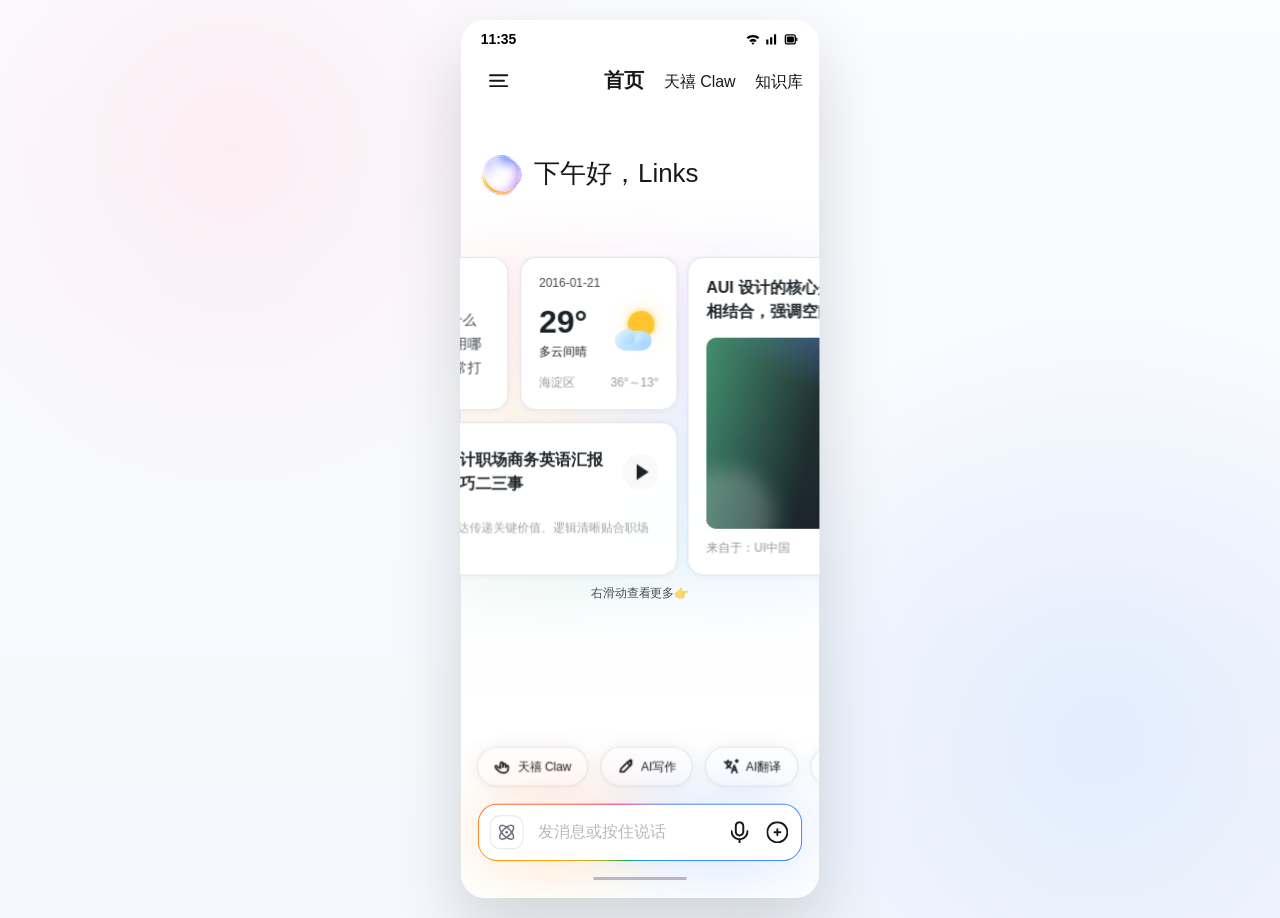
<file: docs/tianxi-card-motion/index.html>
<!DOCTYPE html>
<html lang="zh-CN">
  <head>
    <meta charset="UTF-8" />
    <meta name="viewport" content="width=device-width, initial-scale=1.0, viewport-fit=cover" />
    <meta name="theme-color" content="#ffffff" />
    <meta name="color-scheme" content="light" />
    <meta name="mobile-web-app-capable" content="yes" />
    <meta name="apple-mobile-web-app-capable" content="yes" />
    <meta name="apple-mobile-web-app-status-bar-style" content="default" />
    <meta name="apple-mobile-web-app-title" content="天禧" />
    <title>天禧 · 卡片生成动效</title>
    <link rel="manifest" href="./manifest.webmanifest" />
    <link rel="icon" href="./app-icon.svg" type="image/svg+xml" />
    <link rel="apple-touch-icon" href="./app-icon.svg" />
    <link rel="stylesheet" href="./styles.css?v=45" />
  </head>
  <body>
    <main class="demo-shell">
      <section class="phone" aria-label="天禧首页卡片生成动效">
        <div class="ambient-light ambient-light--hero" aria-hidden="true"></div>
        <div class="ambient-light ambient-light--dock" aria-hidden="true"></div>

        <header class="status-bar" aria-hidden="true">
          <span class="status-bar__time">11:35</span>
          <span class="status-bar__icons">
            <svg viewBox="0 0 18 18" aria-hidden="true">
              <path d="M2.2 6.7A10.5 10.5 0 0 1 15.8 6.7L14.1 8.6A7.9 7.9 0 0 0 3.9 8.6L2.2 6.7Z" />
              <path d="M5.1 10A5.8 5.8 0 0 1 12.9 10L11.1 12A3.2 3.2 0 0 0 6.9 12L5.1 10Z" />
              <path d="M8.9 14.8L7.4 13.1A2.2 2.2 0 0 1 10.6 13.1L9.1 14.8H8.9Z" />
            </svg>
            <svg viewBox="0 0 18 18" aria-hidden="true">
              <path d="M3 14.4H5.3V9.2H3V14.4Z" />
              <path d="M7.1 14.4H9.4V6.7H7.1V14.4Z" />
              <path d="M11.2 14.4H13.5V3.5H11.2V14.4Z" />
            </svg>
            <svg viewBox="0 0 18 18" aria-hidden="true">
              <rect x="3.2" y="4.2" width="10.6" height="9.6" rx="2" fill="none" stroke="currentColor" stroke-width="1.4" />
              <path d="M14.7 7.3H16V10.7H14.7V7.3Z" />
              <rect x="4.7" y="5.8" width="7.6" height="6.4" rx="1.2" />
            </svg>
          </span>
        </header>

        <nav class="top-nav" aria-label="主导航">
          <button class="icon-button" type="button" aria-label="打开侧边栏">
            <svg viewBox="0 0 24 24" aria-hidden="true">
              <path d="M4 7H20" />
              <path d="M4 12H17" />
              <path d="M4 17H20" />
            </svg>
          </button>
          <div class="nav-tabs" aria-label="栏目">
            <button class="nav-tab nav-tab--active" type="button">首页</button>
            <button class="nav-tab" type="button">天禧 Claw</button>
            <button class="nav-tab" type="button">知识库</button>
          </div>
        </nav>

        <section class="greeting" aria-label="问候">
          <span class="greeting__logo" aria-hidden="true">
            <img src="./tianxi-logo.svg" alt="" />
          </span>
          <h1>下午好，Links</h1>
        </section>

        <section class="card-stage" aria-label="推荐内容卡片">
          <div class="card-stage__wash" aria-hidden="true"></div>
          <div class="card-layer" id="cardLayer" aria-live="polite"></div>
        </section>

        <p class="card-scroll-hint" aria-hidden="true">右滑动查看更多👉</p>

        <section class="quick-actions" aria-label="快捷功能">
          <button class="quick-pill" type="button">
            <svg viewBox="0 0 20 20" aria-hidden="true" class="icon-claw">
              <path d="M3.6 9.1C2.8 8.7 2.1 9 1.8 9.8C1.4 10.8 2.3 12 3.7 13.2L5.9 15.1C7.1 16.2 8.6 16.8 10.2 16.8H11.3C14.1 16.8 16.3 14.6 16.3 11.9V10.2C16.3 9.3 15.6 8.7 14.8 8.7C14.1 8.7 13.5 9.2 13.4 9.9" />
              <path d="M13.4 10.7V8.4C13.4 7.5 12.7 6.8 11.9 6.8C11.1 6.8 10.5 7.5 10.5 8.4V10.1" />
              <path d="M10.5 10.4V6.8C10.5 5.9 9.8 5.2 8.9 5.2C8 5.2 7.4 5.9 7.4 6.8V11.7" />
              <path d="M7.4 11.6C6.6 10.7 5.5 10.4 4.5 10.9" />
            </svg>
            <span>天禧 Claw</span>
          </button>
          <button class="quick-pill" type="button">
            <svg viewBox="0 0 20 20" aria-hidden="true" class="icon-write">
              <path d="M3.5 15.8L4.3 12.3L12.1 4.5C12.9 3.7 14.2 3.7 15 4.5L15.5 5C16.3 5.8 16.3 7.1 15.5 7.9L7.7 15.7L3.5 15.8Z" />
              <path d="M11.2 5.5L14.5 8.8" />
              <path d="M14.7 3.1L15.1 2.2L15.5 3.1L16.4 3.5L15.5 3.9L15.1 4.8L14.7 3.9L13.8 3.5L14.7 3.1Z" />
            </svg>
            <span>AI写作</span>
          </button>
          <button class="quick-pill" type="button">
            <svg viewBox="0 0 20 20" aria-hidden="true">
              <path d="M3.3 5.1H10.8" />
              <path d="M7 3.1V5.1" />
              <path d="M5 5.4C5.7 8 7.5 10.1 10.1 11.4" />
              <path d="M10.5 5.4C9.8 8 8.1 10.2 5.3 11.6" />
              <path d="M11.2 16.6L14.1 8.5L17 16.6" />
              <path d="M12.2 13.9H16" />
              <path d="M16.4 3.3L16.8 2.4L17.2 3.3L18.1 3.7L17.2 4.1L16.8 5L16.4 4.1L15.5 3.7L16.4 3.3Z" />
            </svg>
            <span>AI翻译</span>
          </button>
          <button class="quick-pill" type="button">
            <svg viewBox="0 0 20 20" aria-hidden="true">
              <path d="M10 3.2L11.4 7.6L15.8 9L11.4 10.4L10 14.8L8.6 10.4L4.2 9L8.6 7.6L10 3.2Z" />
            </svg>
            <span>AI操控</span>
          </button>
          <button class="quick-pill" type="button">
            <svg viewBox="0 0 20 20" aria-hidden="true">
              <path d="M4.7 7.2V12.7" />
              <path d="M7.2 5.2V14.8" />
              <path d="M9.7 8.1V11.9" />
              <path d="M12.2 4.5V15.5" />
              <path d="M15.2 7.2V12.7" />
            </svg>
            <span>AI妙记</span>
          </button>
          <button class="quick-pill" type="button">
            <svg viewBox="0 0 20 20" aria-hidden="true">
              <rect x="3.8" y="5" width="12.4" height="10" rx="2.1" />
              <path d="M7.2 8.4C6.2 8.4 5.6 9.1 5.6 10C5.6 10.9 6.2 11.6 7.2 11.6" />
              <path d="M12.8 8.4C11.8 8.4 11.2 9.1 11.2 10C11.2 10.9 11.8 11.6 12.8 11.6" />
            </svg>
            <span>同声传译</span>
          </button>
          <button class="quick-pill" type="button">
            <svg viewBox="0 0 20 20" aria-hidden="true">
              <rect x="4.2" y="4.2" width="4.5" height="4.5" rx="0.8" />
              <rect x="11.3" y="4.2" width="4.5" height="4.5" rx="0.8" />
              <rect x="4.2" y="11.3" width="4.5" height="4.5" rx="0.8" />
              <rect x="11.3" y="11.3" width="4.5" height="4.5" rx="0.8" />
            </svg>
            <span>全部</span>
          </button>
        </section>

        <form class="composer" id="composer" aria-label="输入消息">
          <span class="composer__glow" aria-hidden="true"></span>
          <button class="composer__model" type="button" aria-label="选择模型">
            <img src="./assets/icon-ds.svg" alt="" />
          </button>
          <label class="sr-only" for="messageInput">发消息或按住说话</label>
          <input id="messageInput" type="text" placeholder="发消息或按住说话" autocomplete="off" />
          <button class="composer__icon composer__icon--mic" type="button" aria-label="语音输入">
            <img src="./assets/icon-mic.svg" alt="" />
          </button>
          <button class="composer__icon composer__icon--add" type="button" aria-label="添加内容">
            <img src="./assets/icon-add.svg" alt="" />
          </button>
          <button class="composer__icon composer__icon--send" type="submit" aria-label="发送消息">
            <span aria-hidden="true"></span>
          </button>
        </form>

        <section class="voice-capture" id="voiceCapture" aria-live="polite" aria-hidden="true">
          <img class="voice-capture__bg" src="./assets/voice-bg.svg" alt="" aria-hidden="true" />
          <p class="voice-capture__hint">松开发送/上滑取消</p>
          <div class="voice-capture__bar" aria-label="正在收音">
            <div class="voice-wave" aria-hidden="true">
              <span class="voice-wave__bar"></span>
              <span class="voice-wave__bar"></span>
              <span class="voice-wave__bar"></span>
              <span class="voice-wave__bar"></span>
              <span class="voice-wave__bar"></span>
              <span class="voice-wave__bar"></span>
              <span class="voice-wave__bar"></span>
              <span class="voice-wave__bar"></span>
              <span class="voice-wave__bar"></span>
              <span class="voice-wave__bar"></span>
              <span class="voice-wave__bar"></span>
              <span class="voice-wave__bar"></span>
              <span class="voice-wave__bar"></span>
              <span class="voice-wave__bar"></span>
              <span class="voice-wave__bar"></span>
              <span class="voice-wave__bar"></span>
              <span class="voice-wave__bar"></span>
              <span class="voice-wave__bar"></span>
              <span class="voice-wave__bar"></span>
              <span class="voice-wave__bar"></span>
              <span class="voice-wave__bar"></span>
              <span class="voice-wave__bar"></span>
              <span class="voice-wave__bar"></span>
              <span class="voice-wave__bar"></span>
            </div>
          </div>
        </section>

        <section class="result-view" id="resultView" aria-label="AI 对话结果" aria-hidden="true">
          <header class="result-nav">
            <button class="result-back" id="resultBack" type="button" aria-label="返回首页">
              <svg viewBox="0 0 24 24" aria-hidden="true">
                <path d="M15 5L8 12L15 19" />
              </svg>
              <span>AI 对话</span>
            </button>
            <div class="result-tools" aria-hidden="true">
              <img src="./assets/result-top-tools.svg" alt="" />
            </div>
          </header>
          <div class="result-scroll">
            <p class="result-question" id="resultQuestion">Claude code的本地化部署</p>
            <div class="result-answer">
              <div class="result-answer__meta">
                <span class="result-answer__orb" aria-hidden="true"></span>
                <span>由天禧（快思考，搜索增强）为你解答</span>
              </div>
              <div class="result-answer__body" id="resultAnswer">
                <p>先给你核心结论：</p>
                <p>Anthropic 官方 Claude 大模型本体没有开源、无法纯本地原生部署；你说的 Claude Code 是官方 CLI/IDE 编程客户端工具，本身只是前端交互层，后端必须对接模型服务。</p>
                <ol>
                  <li>对接官方 Claude API（联网、付费、效果最好）</li>
                  <li>对接 Ollama 本地开源代码模型（完全本地离线、免费、无官方模型）（国内用户首选）</li>
                </ol>
                <p>下面给你全平台（Windows/macOS/Linux）保姆级完整部署、配置、踩坑、VSCode 集成全流程。</p>
              </div>
              <p class="result-note">内容由 AI 生成，仅供参考</p>
              <div class="result-actions" aria-hidden="true">
                <button type="button" tabindex="-1">♪</button>
                <button type="button" tabindex="-1">⧉</button>
                <button type="button" tabindex="-1">⌕</button>
                <button type="button" tabindex="-1">↑</button>
                <button type="button" tabindex="-1">↓</button>
                <button type="button" tabindex="-1">↻</button>
              </div>
            </div>
          </div>
        </section>

        <div class="keyboard-sim" aria-hidden="true">
          <div class="keyboard-sim__toolbar">
            <span>S</span><span>☺</span><span>▦</span><span>🎙</span><span>✍</span><span>⌕</span><span>⌄</span>
          </div>
          <div class="keyboard-sim__row">
            <span>Q</span><span>W</span><span>E</span><span>R</span><span>T</span><span>Y</span><span>U</span><span>I</span><span>O</span><span>P</span>
          </div>
          <div class="keyboard-sim__row keyboard-sim__row--middle">
            <span>A</span><span>S</span><span>D</span><span>F</span><span>G</span><span>H</span><span>J</span><span>K</span><span>L</span>
          </div>
          <div class="keyboard-sim__row">
            <span class="keyboard-sim__key-wide">分词</span><span>Z</span><span>X</span><span>C</span><span>V</span><span>B</span><span>N</span><span>M</span><span>⌫</span>
          </div>
          <div class="keyboard-sim__row">
            <span class="keyboard-sim__key-wide">符</span><span>123</span><span>,</span><span class="keyboard-sim__space"> </span><span>。</span><span>中/英</span><span class="keyboard-sim__key-wide">搜索</span>
          </div>
        </div>

        <div class="home-indicator" aria-hidden="true"></div>
      </section>
    </main>

    <script src="./script.js?v=45"></script>
  </body>
</html>
</file>
<file: docs/tianxi-card-motion/styles.css>
:root {
  --phone-width: 360px;
  --phone-height: 882px;
  --ease-out: cubic-bezier(0.22, 1, 0.36, 1);
  --ease-pop: cubic-bezier(0.18, 0.92, 0.28, 1.16);
  --text-strong: #18181b;
  --text-soft: rgba(65, 72, 77, 0.58);
  --line: rgba(0, 0, 0, 0.1);
  --surface: rgba(255, 255, 255, 0.82);
  --shadow-card: 0 10px 26px rgba(17, 0, 147, 0.1);
  --font-ui: "SF Pro Display", "SF Pro Text", "PingFang SC", "Hiragino Sans GB", "Noto Sans SC", "Microsoft YaHei", sans-serif;
}

* {
  box-sizing: border-box;
}

html,
body {
  margin: 0;
  min-height: 100%;
}

body {
  min-height: 100vh;
  min-height: 100dvh;
  overflow: hidden;
  color: var(--text-strong);
  font-family: var(--font-ui);
  background:
    radial-gradient(circle at 18% 16%, rgba(255, 219, 228, 0.42), transparent 28%),
    radial-gradient(circle at 86% 80%, rgba(190, 215, 255, 0.36), transparent 32%),
    linear-gradient(180deg, #fbfcff 0%, #f5f8fc 100%);
}

button,
input {
  font: inherit;
}

button {
  border: 0;
  padding: 0;
  color: inherit;
  background: transparent;
  cursor: pointer;
  -webkit-tap-highlight-color: transparent;
}

button:focus-visible,
input:focus-visible {
  outline: 2px solid rgba(70, 139, 255, 0.7);
  outline-offset: 3px;
}

.demo-shell {
  min-height: 100vh;
  min-height: 100dvh;
  display: grid;
  place-items: center;
  padding: 18px;
}

.phone {
  position: relative;
  width: var(--phone-width);
  height: var(--phone-height);
  overflow: hidden;
  border-radius: 24px;
  background:
    linear-gradient(180deg, #ffffff 0%, #ffffff 26%, rgba(253, 254, 255, 0.96) 50%, #ffffff 82%),
    #ffffff;
  box-shadow: 0 30px 70px rgba(13, 18, 32, 0.16);
  isolation: isolate;
  transform-origin: center center;
}

.phone::after {
  content: "";
  position: absolute;
  left: 0;
  right: 0;
  top: 396px;
  z-index: 2;
  height: 170px;
  border-radius: 0;
  opacity: 0;
  pointer-events: none;
  filter: none;
  backdrop-filter: blur(50px);
  -webkit-backdrop-filter: blur(50px);
  background: rgba(255, 255, 255, 0.01);
  mask-image: linear-gradient(180deg, transparent 0, rgba(0, 0, 0, 0.08) 18px, rgba(0, 0, 0, 0.65) 42px, #000 70px);
  -webkit-mask-image: linear-gradient(180deg, transparent 0, rgba(0, 0, 0, 0.08) 18px, rgba(0, 0, 0, 0.65) 42px, #000 70px);
  transform: translateY(0);
  transition:
    opacity 220ms ease,
    top 260ms var(--ease-out),
    height 260ms var(--ease-out),
    transform 260ms var(--ease-out);
}

.phone.is-typing::after {
  opacity: 1;
  transform: translateY(0);
}

.phone.is-typing.has-composer-text::after {
  top: 356px;
  height: 210px;
}

.ambient-light {
  position: absolute;
  pointer-events: none;
  z-index: 0;
}

.ambient-light--hero {
  left: 50%;
  top: 238px;
  width: 389px;
  height: 336px;
  border-radius: 22px;
  opacity: 0.09;
  filter: blur(36px);
  transform: translateX(-50%);
  background: conic-gradient(
    from 90deg,
    #4786ff,
    #1992ff,
    #00a854,
    #ffa800,
    #ff2563,
    #754eff,
    #4786ff
  );
}

.ambient-light--dock {
  left: 16px;
  right: 16px;
  bottom: 37px;
  height: 60px;
  border-radius: 20px;
  opacity: 0;
  filter: blur(32px);
  background: conic-gradient(
    from 90deg,
    #4786ff,
    #18a7c8,
    #00a854,
    #ffa800,
    #ff2563,
    #7d6efa,
    #4786ff
  );
}

.phone.is-typing .ambient-light--dock {
  opacity: 0;
}

.status-bar {
  position: relative;
  z-index: 2;
  height: 34px;
  display: flex;
  align-items: center;
  justify-content: space-between;
  padding: 9px 20px 5px;
  color: #000000;
}

.status-bar__time {
  font-size: 14px;
  font-weight: 600;
  line-height: 20px;
  letter-spacing: 0;
}

.status-bar__icons {
  display: inline-flex;
  align-items: center;
  gap: 2px;
}

.status-bar__icons svg {
  width: 17px;
  height: 17px;
  fill: currentColor;
  color: #000000;
}

.top-nav {
  position: relative;
  z-index: 2;
  height: 54px;
  display: flex;
  align-items: center;
  justify-content: space-between;
  padding: 0 16px;
}

.icon-button {
  width: 44px;
  height: 44px;
  display: grid;
  place-items: center;
  border-radius: 14px;
}

.icon-button svg {
  width: 26px;
  height: 26px;
  fill: none;
  stroke: #18181b;
  stroke-width: 1.8;
  stroke-linecap: round;
}

.nav-tabs {
  display: flex;
  align-items: baseline;
  gap: 20px;
  white-space: nowrap;
}

.nav-tab {
  min-height: 44px;
  font-size: 16px;
  line-height: 18px;
}

.nav-tab--active {
  font-size: 20px;
  font-weight: 700;
}

.greeting {
  position: relative;
  z-index: 2;
  display: flex;
  align-items: center;
  gap: 8px;
  margin: 42px 16px 0 16px;
}

.greeting__logo {
  position: relative;
  width: 50px;
  height: 50px;
  flex: 0 0 auto;
  display: grid;
  place-items: center;
}

.greeting__logo img {
  width: 50px;
  height: 50px;
  display: block;
  filter: saturate(1.55) contrast(1.08);
}

.greeting h1 {
  margin: 0;
  font-size: 26px;
  font-weight: 450;
  line-height: 1.2;
  letter-spacing: 0;
}

.card-stage {
  position: relative;
  z-index: 1;
  height: 392px;
  margin-top: 58px;
  overflow-x: auto;
  overflow-y: hidden;
  overscroll-behavior-x: contain;
  scroll-behavior: smooth;
  scrollbar-width: none;
  touch-action: pan-x;
  -webkit-overflow-scrolling: touch;
}

.card-stage::-webkit-scrollbar {
  display: none;
}

.phone.is-typing .greeting {
  gap: 6.4px;
  margin: 20px 16px 0;
}

.phone.is-typing .greeting__logo,
.phone.is-typing .greeting__logo img {
  width: 40px;
  height: 40px;
}

.phone.is-typing .greeting h1 {
  font-size: 20.8px;
  line-height: 1.2;
}

.phone.is-typing .card-stage {
  height: 336px;
  margin-top: 51px;
}

.phone.is-typing .card-stage__wash {
  top: -22px;
  opacity: 0.18;
}

.card-stage__wash {
  position: absolute;
  left: -10px;
  right: -10px;
  top: 16px;
  height: 286px;
  opacity: 0.32;
  background:
    radial-gradient(ellipse at 24% 40%, rgba(255, 251, 224, 0.62), transparent 45%),
    radial-gradient(ellipse at 73% 38%, rgba(235, 244, 255, 0.78), transparent 48%),
    radial-gradient(ellipse at 51% 72%, rgba(255, 240, 246, 0.58), transparent 48%);
  filter: blur(10px);
}

.card-layer {
  position: relative;
  width: 1036px;
  height: 100%;
}

.gen-card {
  --x: 0px;
  --y: 0px;
  --rot: 0deg;
  --scale: 1;
  --delay: 0ms;
  position: absolute;
  left: 180px;
  top: 0;
  z-index: var(--z, 1);
  width: var(--w, 130px);
  height: var(--h, 126px);
  border: 0.5px solid var(--line);
  border-radius: var(--radius, 16px);
  padding: var(--pad, 18px);
  color: #1b2227;
  background: rgba(255, 255, 255, 0.96);
  box-shadow: 0 0 10px rgba(17, 0, 147, 0.06);
  transform: translate(calc(-50% + var(--x)), var(--y)) rotate(var(--rot)) scale(var(--scale));
  transform-origin: 50% 55%;
  opacity: 1;
  will-change: transform, opacity, filter;
  animation: cardIn 520ms var(--ease-pop) both;
  animation-delay: var(--delay);
}

.gen-card[aria-hidden="true"] {
  pointer-events: none;
}

.gen-card.is-leaving {
  animation: cardOut 220ms ease-in forwards;
  animation-delay: 0ms;
}

.gen-card::before {
  content: none;
  position: absolute;
  inset: 0;
  border-radius: inherit;
  pointer-events: none;
  background: linear-gradient(180deg, rgba(255, 255, 255, 0.72), transparent 44%);
}

.gen-card__quote {
  display: block;
  width: 14px;
  height: 14px;
  margin-bottom: 18px;
  color: rgba(65, 72, 77, 0.35);
}

.gen-card__quote svg {
  display: block;
  width: 100%;
  height: 100%;
  fill: currentColor;
}

.gen-card__text,
.article-card__title {
  position: relative;
  margin: 0;
  display: -webkit-box;
  overflow: hidden;
  -webkit-box-orient: vertical;
  text-overflow: ellipsis;
}

.query-card .gen-card__text {
  -webkit-line-clamp: 4;
  font-size: 14px;
  line-height: 24px;
  color: #41484d;
}

.weather-card {
  display: flex;
  flex-direction: column;
  justify-content: space-between;
  padding: 18px;
}

.weather-card__date {
  margin: 0;
  font-size: 12px;
  color: #41484d;
}

.weather-card__body {
  position: relative;
  display: flex;
  align-items: center;
  justify-content: space-between;
}

.weather-card__temp {
  margin: 0;
  font-size: 32px;
  font-weight: 700;
  line-height: 1.12;
}

.weather-card__desc {
  margin: 4px 0 0;
  width: 62px;
  font-size: 12px;
  line-height: 1.2;
}

.weather-card__icon {
  position: relative;
  width: 46px;
  height: 46px;
}

.weather-card__sun {
  position: absolute;
  width: 27px;
  height: 27px;
  top: 1px;
  right: 4px;
  border-radius: 50%;
  background: #ffc42e;
  box-shadow:
    0 0 0 3px rgba(255, 196, 46, 0.14),
    0 0 16px rgba(255, 196, 46, 0.38);
}

.weather-card__cloud {
  position: absolute;
  left: 2px;
  bottom: 5px;
  width: 37px;
  height: 20px;
  border-radius: 16px;
  background: linear-gradient(135deg, #dff5ff, #9fd2ff);
}

.weather-card__cloud::before,
.weather-card__cloud::after {
  content: "";
  position: absolute;
  bottom: 6px;
  border-radius: 50%;
  background: inherit;
}

.weather-card__cloud::before {
  left: 5px;
  width: 16px;
  height: 16px;
}

.weather-card__cloud::after {
  right: 5px;
  width: 12px;
  height: 12px;
}

.weather-card__meta {
  display: flex;
  justify-content: space-between;
  gap: 12px;
  margin: 0;
  color: var(--text-soft);
  font-size: 12px;
  white-space: nowrap;
}

.article-card {
  padding: 18px;
  display: flex;
  flex-direction: column;
  justify-content: space-between;
}

.article-card__title {
  -webkit-line-clamp: 2;
  margin-bottom: 12px;
  font-size: 16px;
  font-weight: 700;
  line-height: 24px;
}

.article-card__media {
  position: relative;
  height: 192px;
  overflow: hidden;
  border-radius: 10px;
  background:
    linear-gradient(135deg, rgba(108, 255, 190, 0.32), transparent 32%),
    linear-gradient(315deg, rgba(97, 137, 255, 0.4), transparent 36%),
    #1d2530;
}

.article-card__media img {
  width: 100%;
  height: 100%;
  display: block;
  object-fit: cover;
}

.article-visual {
  position: relative;
  width: 100%;
  height: 100%;
  overflow: hidden;
  border-radius: inherit;
  display: grid;
  place-items: center;
  color: rgba(255, 255, 255, 0.72);
  font-size: 24px;
  font-weight: 800;
}

.article-visual::before,
.article-visual::after {
  content: "";
  position: absolute;
  inset: auto;
  border-radius: 999px;
  pointer-events: none;
}

.article-visual::before {
  width: 96px;
  height: 96px;
  left: -28px;
  bottom: -35px;
  background: rgba(255, 255, 255, 0.2);
  filter: blur(10px);
}

.article-visual::after {
  width: 78px;
  height: 78px;
  right: -24px;
  top: -25px;
  background: rgba(255, 255, 255, 0.24);
  filter: blur(9px);
}

.article-visual span {
  position: relative;
  z-index: 1;
  letter-spacing: 0;
  text-shadow: 0 7px 18px rgba(0, 0, 0, 0.24);
}

.article-visual--aurora {
  background:
    linear-gradient(100deg, rgba(103, 255, 188, 0.42), transparent 38%),
    linear-gradient(210deg, rgba(98, 127, 255, 0.82), transparent 45%),
    linear-gradient(330deg, rgba(21, 27, 37, 0.92), rgba(42, 62, 58, 0.96));
}

.article-visual--interface {
  background:
    linear-gradient(90deg, rgba(255, 255, 255, 0.2) 1px, transparent 1px) 0 0 / 16px 16px,
    linear-gradient(0deg, rgba(255, 255, 255, 0.18) 1px, transparent 1px) 0 0 / 16px 16px,
    linear-gradient(135deg, #111827, #3b82f6 52%, #7dd3fc);
}

.article-visual--city {
  background:
    linear-gradient(180deg, transparent 46%, rgba(255, 255, 255, 0.26) 46% 53%, transparent 53%),
    repeating-linear-gradient(90deg, rgba(255, 255, 255, 0.18) 0 7px, transparent 7px 15px),
    linear-gradient(135deg, #172554, #0f766e 56%, #fbbf24);
}

.article-visual--document {
  background:
    linear-gradient(90deg, rgba(255, 255, 255, 0.82) 0 52%, transparent 52%),
    repeating-linear-gradient(180deg, transparent 0 12px, rgba(255, 255, 255, 0.25) 12px 14px),
    linear-gradient(135deg, #1e293b, #64748b);
}

.article-visual--sound {
  background:
    repeating-radial-gradient(circle at 50% 50%, rgba(255, 255, 255, 0.24) 0 2px, transparent 2px 12px),
    linear-gradient(135deg, #312e81, #0891b2 48%, #a3e635);
}

.article-visual--image {
  background:
    radial-gradient(circle at 28% 28%, #fef3c7 0 11%, transparent 12%),
    linear-gradient(140deg, transparent 52%, rgba(255, 255, 255, 0.35) 53% 67%, transparent 68%),
    linear-gradient(135deg, #0f172a, #be185d 52%, #f97316);
}

.article-card__source {
  margin: 10px 0 0;
  color: var(--text-soft);
  font-size: 12px;
}

.podcast-card {
  overflow: hidden;
}

.podcast-card__main {
  position: relative;
  z-index: 1;
  display: grid;
  grid-template-columns: 62px minmax(0, 1fr) 36px;
  align-items: center;
  gap: 12px;
}

.podcast-card__cover {
  width: 62px;
  height: 62px;
  border-radius: 16px;
  overflow: hidden;
}

.podcast-card__cover img {
  width: 62px;
  height: 62px;
  display: block;
}

.podcast-card__title {
  margin: 0;
  font-size: 16px;
  font-weight: 700;
  line-height: 24px;
  display: -webkit-box;
  overflow: hidden;
  -webkit-box-orient: vertical;
  -webkit-line-clamp: 2;
}

.podcast-card__play {
  width: 36px;
  height: 36px;
  border-radius: 50%;
  display: grid;
  place-items: center;
  background: #f9f9fa;
}

.podcast-card__play span {
  width: 0;
  height: 0;
  border-top: 8px solid transparent;
  border-bottom: 8px solid transparent;
  border-left: 12px solid #1b2227;
  transform: translateX(2px);
}

.podcast-card__summary {
  position: relative;
  z-index: 1;
  margin: 18px 0 0;
  width: 100%;
  overflow: hidden;
  color: rgba(65, 72, 77, 0.5);
  font-size: 12px;
  line-height: 1.2;
  text-overflow: ellipsis;
  white-space: nowrap;
}

.podcast-card__wave {
  position: absolute;
  left: 18px;
  right: 18px;
  bottom: -7px;
  height: 36px;
  display: flex;
  align-items: end;
  gap: 4px;
  opacity: 0.34;
}

.podcast-card__wave span {
  flex: 1;
  min-width: 2px;
  height: calc(5px + (var(--i) % 7) * 3px);
  border-radius: 999px 999px 0 0;
  background: rgba(226, 229, 235, 0.74);
}

.query-list-card {
  display: flex;
  flex-direction: column;
  gap: 12px;
}

.query-list-card__item {
  flex: 1;
  min-height: 0;
  display: flex;
  align-items: center;
  justify-content: space-between;
  gap: 8px;
  border-radius: 10px;
  padding: 0 14px;
  background: #f9f9fa;
}

.query-list-card__item span {
  overflow: hidden;
  color: #1b2227;
  font-size: 16px;
  font-weight: 700;
  text-overflow: ellipsis;
  white-space: nowrap;
}

.query-list-card__item svg {
  width: 16px;
  height: 16px;
  flex: 0 0 auto;
  fill: none;
  stroke: rgba(27, 34, 39, 0.4);
  stroke-width: 2;
  stroke-linecap: round;
  stroke-linejoin: round;
}

.card-scroll-hint {
  position: absolute;
  left: 50%;
  top: 570px;
  z-index: 5;
  margin: 0;
  color: rgba(0, 0, 0, 0.7);
  font-size: 12px;
  line-height: 1;
  letter-spacing: 0;
  transform: translateX(-50%);
  pointer-events: none;
  transition:
    opacity 180ms ease,
    transform 180ms var(--ease-out);
}

.mini-card {
  display: flex;
  flex-direction: column;
  justify-content: space-between;
  gap: 10px;
}

.mini-card__label {
  margin: 0;
  color: var(--text-soft);
  font-size: 9px;
}

.mini-card__title {
  margin: 0;
  font-size: 14px;
  font-weight: 700;
  line-height: 1.3;
}

.mini-card__meta {
  display: flex;
  gap: 5px;
  flex-wrap: wrap;
}

.mini-card__tag {
  border-radius: 999px;
  padding: 3px 6px;
  color: #53606a;
  background: rgba(244, 247, 250, 0.9);
  font-size: 8px;
}

.utility-card__label,
.schedule-card__time,
.file-card__name {
  position: relative;
  margin: 0;
  color: #41484d;
  font-size: 10px;
  font-weight: 700;
}

.translate-card {
  display: flex;
  flex-direction: column;
  gap: 8px;
}

.translate-card__from,
.translate-card__to {
  position: relative;
  margin: 0;
  border-radius: 10px;
  padding: 7px 8px;
  font-size: 9px;
  line-height: 1.45;
}

.translate-card__from {
  color: rgba(65, 72, 77, 0.62);
  background: rgba(244, 247, 250, 0.9);
}

.translate-card__to {
  color: #1b2227;
  background: linear-gradient(135deg, rgba(235, 245, 255, 0.95), rgba(250, 242, 255, 0.95));
}

.schedule-card {
  display: flex;
  flex-direction: column;
  justify-content: space-between;
  gap: 7px;
}

.schedule-card__time {
  color: #468bff;
  font-size: 18px;
}

.schedule-card__title {
  position: relative;
  margin: 0;
  font-size: 13px;
  font-weight: 700;
  line-height: 1.32;
}

.schedule-card__meta {
  position: relative;
  margin: 0;
  color: var(--text-soft);
  font-size: 8.5px;
  line-height: 1.4;
}

.schedule-card__status {
  position: relative;
  width: fit-content;
  border-radius: 999px;
  padding: 4px 7px;
  color: #3f4d57;
  background: rgba(239, 246, 255, 0.98);
  font-size: 8px;
}

.file-card {
  display: flex;
  flex-direction: column;
  gap: 9px;
}

.file-card__name {
  display: -webkit-box;
  overflow: hidden;
  -webkit-box-orient: vertical;
  -webkit-line-clamp: 2;
  color: #1b2227;
  line-height: 1.35;
}

.file-card__summary {
  position: relative;
  margin: 0;
  color: rgba(65, 72, 77, 0.72);
  font-size: 9px;
  line-height: 1.5;
}

.file-card__chips {
  position: relative;
  display: flex;
  flex-wrap: wrap;
  gap: 5px;
}

.file-card__chips span {
  border-radius: 999px;
  padding: 3px 6px;
  color: #53606a;
  background: rgba(244, 247, 250, 0.95);
  font-size: 7.5px;
}

.quick-actions {
  position: absolute;
  left: 16px;
  bottom: 112px;
  z-index: 4;
  width: 820px;
  display: flex;
  flex-wrap: wrap;
  align-items: flex-start;
  gap: 16px 12px;
  overflow: visible;
}

.quick-actions::before {
  content: none;
}

.phone.is-typing .quick-actions::before {
  content: none;
}

.quick-pill {
  position: relative;
  z-index: 1;
  min-width: max-content;
  height: 40px;
  display: inline-flex;
  align-items: center;
  justify-content: center;
  gap: 6px;
  padding: 0 16px;
  border: 0.5px solid var(--line);
  border-radius: 999px;
  background: rgba(255, 255, 255, 0.7);
  box-shadow: 0 0 20px rgba(0, 0, 0, 0.06);
  backdrop-filter: blur(12px);
  -webkit-backdrop-filter: blur(12px);
  transition:
    transform 180ms var(--ease-out),
    background 180ms ease;
}

.quick-pill:hover {
  transform: translateY(-1px);
  background: rgba(255, 255, 255, 0.92);
}

.quick-pill svg,
.quick-pill img {
  width: 18px;
  height: 18px;
  flex: 0 0 auto;
  display: block;
  object-fit: contain;
}

.quick-pill svg {
  fill: none;
  stroke: #18181b;
  stroke-width: 1.9;
  stroke-linecap: round;
  stroke-linejoin: round;
}

.quick-pill span {
  font-size: 12px;
  white-space: nowrap;
}

.composer {
  position: absolute;
  left: 16px;
  right: 16px;
  bottom: calc(36px + var(--keyboard-offset, 0px));
  z-index: 5;
  height: 60px;
  display: flex;
  align-items: center;
  gap: 14px;
  border: 1.194px solid transparent;
  border-radius: 20px;
  padding: 0 13px 0 12px;
  overflow: visible;
  background: transparent;
  box-shadow: none;
  isolation: isolate;
  touch-action: none;
  -webkit-user-select: none;
  user-select: none;
  transition:
    bottom 260ms var(--ease-out),
    height 260ms var(--ease-out),
    padding 260ms var(--ease-out),
    opacity 180ms ease,
    transform 260ms var(--ease-out);
}

.composer::before {
  content: "";
  position: absolute;
  inset: -22px -12px -24px;
  z-index: 0;
  border-radius: 30px;
  background: transparent;
}

.composer::after {
  content: "";
  position: absolute;
  inset: 0;
  z-index: 1;
  border: 1.194px solid transparent;
  border-radius: 20px;
  background:
    linear-gradient(#ffffff, #ffffff) padding-box,
    conic-gradient(
      from 90deg,
      rgba(67, 135, 255, 1) 0deg,
      rgba(25, 146, 255, 1) 88.284deg,
      rgba(0, 168, 84, 1) 112.977deg,
      rgba(255, 168, 0, 1) 163.247deg,
      rgba(255, 37, 99, 1) 222.855deg,
      rgba(71, 134, 255, 1) 317.785deg,
      rgba(71, 134, 255, 1) 351.79deg,
      rgba(67, 135, 255, 1) 360deg
    ) border-box;
  pointer-events: none;
}

.composer__glow {
  position: absolute;
  left: 50%;
  top: 50%;
  z-index: 0;
  width: 328px;
  height: 60px;
  border-radius: 20px;
  opacity: 0.25;
  filter: blur(35.8051px);
  background: conic-gradient(
    from 90deg,
    rgba(67, 135, 255, 1) 0deg,
    rgba(25, 146, 255, 1) 88.284deg,
    rgba(0, 168, 84, 1) 112.977deg,
    rgba(255, 168, 0, 1) 163.247deg,
    rgba(255, 37, 99, 1) 222.855deg,
    rgba(71, 134, 255, 1) 317.785deg,
    rgba(71, 134, 255, 1) 351.79deg,
    rgba(67, 135, 255, 1) 360deg
  );
  pointer-events: none;
  transform: translate(-50%, -50%);
  transition:
    width 260ms var(--ease-out),
    height 260ms var(--ease-out),
    opacity 180ms ease;
}

.composer__model,
.composer__icon {
  position: relative;
  z-index: 2;
  flex: 0 0 auto;
  display: grid;
  place-items: center;
}

.composer__model {
  width: 34px;
  height: 34px;
  border-radius: 10px;
}

.composer__icon {
  width: 24px;
  height: 24px;
  border-radius: 8px;
}

.composer__model {
  border: 0.5px solid rgba(0, 0, 0, 0.1);
  background: #ffffff;
  color: #7a7f87;
}

.composer__model svg,
.composer__icon svg,
.composer__model img,
.composer__icon img {
  display: block;
  object-fit: fill;
}

.composer__model img {
  width: 24px;
  height: 24px;
}

.composer__icon--mic img {
  width: 17.132px;
  height: 21.199px;
}

.composer__icon--add img {
  width: 21.867px;
  height: 21.867px;
}

.composer__icon--send {
  display: none;
  position: relative;
  width: 24px;
  height: 24px;
  border-radius: 50%;
  background: url("./assets/icon-input-send-bg.svg") center / 24px 24px no-repeat;
}

.composer__icon--send span {
  position: absolute;
  left: 50%;
  top: 50%;
  width: 9.367px;
  height: 8.898px;
  background: url("./assets/icon-input-send-arrow.svg") center / 9.367px 8.898px no-repeat;
  transform: translate(-50%, -50%);
}

.composer__model svg,
.composer__icon svg {
  width: 24px;
  height: 24px;
  fill: none;
  stroke: currentColor;
  stroke-width: 2.05;
  stroke-linecap: round;
  stroke-linejoin: round;
}

.composer__icon {
  color: #202124;
}

.composer input {
  position: relative;
  z-index: 2;
  min-width: 0;
  flex: 1;
  height: 26px;
  border: 0;
  outline: 0;
  color: #18181b;
  background: transparent;
  font-size: 16px;
  line-height: 26px;
  transform: translateX(-1px);
  touch-action: none;
}

.composer__icon--mic {
  touch-action: none;
}

.composer input::placeholder {
  color: #b7b8bd;
}

.phone.is-typing .composer {
  bottom: calc(34px + var(--keyboard-offset, 0px));
  height: 60px;
  display: flex;
  align-items: center;
  padding: 0 13px 0 12px;
}

.phone.is-typing .composer input {
  position: relative;
  left: auto;
  top: auto;
  width: auto;
  min-width: 0;
  flex: 1;
  height: 26px;
  line-height: 26px;
  transform: translateX(-1px);
}

.phone.is-typing .composer__model,
.phone.is-typing .composer__icon {
  position: relative;
  top: auto;
  left: auto;
  right: auto;
  margin-top: 0;
}

.phone.is-typing .composer.has-text {
  bottom: calc(34px + var(--keyboard-offset, 0px));
  height: 100px;
  display: block;
  padding: 0;
}

.phone.is-typing .composer.has-text input {
  position: absolute;
  left: 14px;
  top: 14px;
  width: calc(100% - 28px);
  flex: none;
  height: 28px;
  font-size: 17px;
  line-height: 28px;
  transform: none;
}

.phone.is-typing .composer.has-text .composer__model,
.phone.is-typing .composer.has-text .composer__icon {
  position: absolute;
  top: 56px;
}

.phone.is-typing .composer.has-text .composer__model {
  left: 13px;
  display: grid;
}

.phone.is-typing .composer.has-text .composer__icon--mic {
  right: 89px;
}

.phone.is-typing .composer.has-text .composer__icon--add {
  right: 51px;
}

.phone.is-typing .composer.has-text .composer__icon--send {
  right: 13px;
}

.phone.is-typing .composer__glow {
  top: 50%;
  width: 328px;
  height: 60px;
  opacity: 0.32;
  filter: blur(30px);
  border-radius: 20px;
}

.phone.is-typing .composer.has-text .composer__glow {
  top: 50%;
  width: 328px;
  height: 100px;
  opacity: 0.38;
  filter: blur(30px);
  border-radius: 20px;
}

.phone.is-typing .quick-actions {
  bottom: calc(110px + var(--keyboard-offset, 0px));
}

.phone.is-typing.has-composer-text .quick-actions {
  bottom: calc(150px + var(--keyboard-offset, 0px));
}

.phone.is-typing .card-scroll-hint {
  opacity: 0;
  transform: translate(-50%, 10px);
}

.composer.has-text .composer__icon--mic img {
  content: url("./assets/icon-input-voice.svg");
  width: 17.132px;
  height: 21.199px;
  object-fit: fill;
}

.composer.has-text .composer__icon--add {
  display: grid;
}

.composer.has-text .composer__icon--add img {
  content: url("./assets/icon-input-add.svg");
  width: 21.867px;
  height: 21.867px;
  object-fit: fill;
}

.composer.has-text .composer__icon--send {
  display: grid;
}

.voice-capture {
  position: absolute;
  left: 16px;
  right: 16px;
  bottom: 50px;
  z-index: 7;
  display: flex;
  flex-direction: column;
  align-items: center;
  gap: 14.34px;
  opacity: 0;
  pointer-events: none;
  transform: translateY(18px);
  transition:
    opacity 180ms ease,
    transform 260ms var(--ease-out);
}

.voice-capture__bg {
  position: absolute;
  left: 50%;
  top: 2px;
  z-index: -2;
  width: 457.273px;
  height: 344.2px;
  display: block;
  opacity: 1;
  pointer-events: none;
  transform: translateX(-50%) translate3d(0, 0, 0) scale(1.02);
  transform-origin: 50% 40%;
  animation: voiceBgFlow 2.8s ease-in-out infinite alternate;
}

.voice-capture__hint {
  margin: 0;
  position: relative;
  z-index: 1;
  font-size: 12px;
  font-weight: 400;
  line-height: 16px;
  color: rgba(24, 24, 27, 0.58);
}

.voice-capture__bar {
  width: 100%;
  height: 52.427px;
  position: relative;
  z-index: 1;
  display: grid;
  place-items: center;
  border: 0.874px solid rgba(255, 255, 255, 0.7);
  border-radius: 13.981px;
  background:
    linear-gradient(180deg, rgba(255, 255, 255, 0.2) 0%, rgba(255, 255, 255, 0.45) 100%),
    rgba(255, 255, 255, 0.2);
  box-shadow:
    0 0 8.738px rgba(106, 63, 226, 0.15),
    inset 0 0 17.476px #ffffff;
  overflow: hidden;
  backdrop-filter: blur(11px);
  -webkit-backdrop-filter: blur(11px);
}

.voice-wave {
  position: relative;
  width: 145.049px;
  height: 15.2px;
  display: flex;
  align-items: center;
  justify-content: center;
  gap: 3.83px;
  overflow: visible;
}

.voice-wave::before,
.voice-wave::after {
  content: "";
  position: absolute;
  left: 50%;
  top: 50%;
  width: 108px;
  height: 24px;
  border-radius: 999px;
  background: linear-gradient(90deg, rgba(63, 137, 255, 0), rgba(187, 115, 226, 0.24), rgba(255, 128, 200, 0));
  filter: blur(6px);
  opacity: 0.28;
  animation: voiceWaveScan 1180ms ease-in-out infinite alternate;
}

.voice-wave::after {
  animation-delay: -420ms;
}

.voice-wave__bar {
  position: relative;
  z-index: 1;
  width: 2.184px;
  height: 5px;
  flex: 0 0 2.184px;
  display: block;
  border-radius: 999px;
  background: linear-gradient(180deg, #3f89ff 0%, #7066ff 31%, #bb73e2 66%, #ff80c8 100%);
  opacity: 0.92;
  transform-origin: 50% 50%;
  transition:
    height 92ms ease-out,
    opacity 92ms ease-out,
    transform 92ms ease-out;
}

.phone.is-recording .composer,
.phone.is-recording .quick-actions {
  opacity: 0;
  pointer-events: none;
  transform: translateY(16px);
}

.phone.is-recording .voice-capture {
  opacity: 1;
  pointer-events: auto;
  transform: translateY(0);
}

.phone.is-recording .card-stage {
  transform: translateY(31px);
  transition: transform 260ms var(--ease-out);
}

.phone.is-recording .card-scroll-hint {
  opacity: 0;
}

.phone.is-recording .home-indicator {
  background: rgba(255, 255, 255, 0.3);
}

.keyboard-sim {
  position: absolute;
  left: 0;
  right: 0;
  top: 558px;
  z-index: 4;
  height: 326px;
  display: none;
  padding: 0;
  overflow: hidden;
  background: #eef2f8 url("./assets/keyboard-sogou.png") 0 -489.2px / 360px 800px no-repeat;
  border-top: 0;
}

.keyboard-sim__toolbar,
.keyboard-sim__row {
  display: none;
}

.keyboard-sim__toolbar {
  justify-content: space-around;
  color: #34363c;
}

.keyboard-sim__row span {
  flex: 1;
  min-width: 0;
  height: 42px;
  display: grid;
  place-items: center;
  border-radius: 6px;
  background: #ffffff;
  color: #1f2329;
  font-size: 16px;
  box-shadow: 0 1px 0 rgba(0, 0, 0, 0.04);
}

.keyboard-sim__row .keyboard-sim__key-wide {
  flex: 1.45;
  background: #dbe6f8;
}

.keyboard-sim__row .keyboard-sim__space {
  flex: 3.4;
}

.result-view {
  position: absolute;
  inset: 34px 0 0;
  z-index: 3;
  display: none;
  background: #ffffff;
}

.result-nav {
  height: 54px;
  display: flex;
  align-items: center;
  justify-content: space-between;
  padding: 13px 16px;
  background: #ffffff;
}

.result-back {
  height: 28px;
  display: inline-flex;
  align-items: center;
  gap: 2px;
  color: #18181b;
  font-size: 18px;
  line-height: 1;
}

.result-back svg {
  width: 26px;
  height: 26px;
  fill: none;
  stroke: currentColor;
  stroke-width: 1.8;
  stroke-linecap: round;
  stroke-linejoin: round;
}

.result-tools {
  width: 72px;
  height: 28px;
  flex: 0 0 auto;
}

.result-tools img {
  width: 72px;
  height: 28px;
  display: block;
}

.result-scroll {
  height: calc(100% - 54px);
  overflow: auto;
  padding: 11.83px 16px 230px 24px;
}

.result-question {
  width: fit-content;
  max-width: 328px;
  min-height: 52px;
  margin: 0 0 30px auto;
  padding: 12px 16px;
  display: flex;
  align-items: center;
  justify-content: flex-start;
  gap: 10px;
  border-radius: 16px 0 16px 16px;
  background: #f1f2f3;
  color: #18181b;
  font-size: 17px;
  font-weight: 400;
  line-height: 28px;
  white-space: normal;
  overflow: visible;
  overflow-wrap: anywhere;
}

.result-answer__meta {
  display: flex;
  align-items: center;
  gap: 8px;
  margin-bottom: 14px;
  color: #3f4046;
  font-size: 14px;
  line-height: 20px;
}

.result-answer__orb {
  width: 20px;
  height: 20px;
  flex: 0 0 auto;
  border-radius: 50%;
  background:
    radial-gradient(circle at 38% 42%, rgba(255, 255, 255, 0.9), transparent 44%),
    conic-gradient(from 120deg, #ff8e37, #a9b1ff, #8fd3ff, #ffffff, #ff8e37);
}

.result-answer__body {
  color: #18181b;
  font-size: 17px;
  line-height: 28px;
  text-align: justify;
}

.result-answer__body p,
.result-answer__body ol {
  margin: 0;
}

.result-answer__body ol {
  padding-left: 24px;
}

.result-note {
  margin: 10px 0 16px;
  color: #b7b8bd;
  font-size: 12px;
}

.result-actions {
  display: flex;
  align-items: center;
  justify-content: space-between;
}

.result-actions button {
  width: 36px;
  height: 36px;
  display: grid;
  place-items: center;
  border-radius: 12px;
  background: #f1f2f3;
  font-size: 16px;
}

.phone.has-result .result-view {
  display: block;
}

.phone.has-result .composer {
  bottom: 36px;
}

.phone.has-result .top-nav,
.phone.has-result .greeting,
.phone.has-result .card-stage,
.phone.has-result .card-scroll-hint {
  opacity: 0;
  pointer-events: none;
}

.home-indicator {
  position: absolute;
  left: 50%;
  bottom: 18px;
  z-index: 6;
  width: 94px;
  height: 3.5px;
  border-radius: 12px;
  background: #beb2c7;
  transform: translateX(-50%);
}

.sr-only {
  position: absolute;
  width: 1px;
  height: 1px;
  overflow: hidden;
  clip: rect(0 0 0 0);
  white-space: nowrap;
  clip-path: inset(50%);
}

@keyframes cardIn {
  0% {
    opacity: 0;
    filter: blur(8px);
    transform: translate(calc(-50% + var(--x)), calc(var(--y) + 34px)) rotate(calc(var(--rot) - 10deg)) scale(0.72);
  }
  64% {
    opacity: 1;
    filter: blur(0);
    transform: translate(calc(-50% + var(--x)), calc(var(--y) - 5px)) rotate(calc(var(--rot) + 1deg)) scale(calc(var(--scale) + 0.02));
  }
  100% {
    opacity: 1;
    filter: blur(0);
    transform: translate(calc(-50% + var(--x)), var(--y)) rotate(var(--rot)) scale(var(--scale));
  }
}

@keyframes cardOut {
  to {
    opacity: 0;
    filter: blur(5px);
    transform: translate(calc(-50% + var(--x)), calc(var(--y) - 28px)) rotate(calc(var(--rot) + 8deg)) scale(0.88);
  }
}

@keyframes voiceBgFlow {
  from {
    filter: saturate(1) brightness(1);
    transform: translateX(-50%) translate3d(-8px, 0, 0) scale(1.02);
  }
  to {
    filter: saturate(1.12) brightness(1.04);
    transform: translateX(-50%) translate3d(8px, -3px, 0) scale(1.06);
  }
}

@keyframes voiceWaveScan {
  from {
    opacity: 0.18;
    transform: translate(calc(-50% - 22px), -50%);
  }
  to {
    opacity: 0.58;
    transform: translate(calc(-50% + 22px), -50%);
  }
}

@media (hover: hover) and (pointer: fine) {
  .phone.is-typing .keyboard-sim {
    display: block;
  }
}

@media (prefers-reduced-motion: reduce) {
  *,
  *::before,
  *::after {
    scroll-behavior: auto !important;
    animation-duration: 1ms !important;
    animation-iteration-count: 1 !important;
    transition-duration: 1ms !important;
  }
}

@media (max-width: 720px), (pointer: coarse) {
  html,
  body {
    width: 100%;
    min-height: 100%;
    background: #ffffff;
  }

  body {
    min-height: 100dvh;
    overflow: hidden;
  }

  .demo-shell {
    min-height: 100dvh;
    padding: 0;
    place-items: center;
    background: #ffffff;
  }

  .phone {
    width: min(100vw, var(--phone-width));
    height: 100dvh;
    border-radius: 0;
    box-shadow: none;
    transform: none !important;
  }
}
</file>
